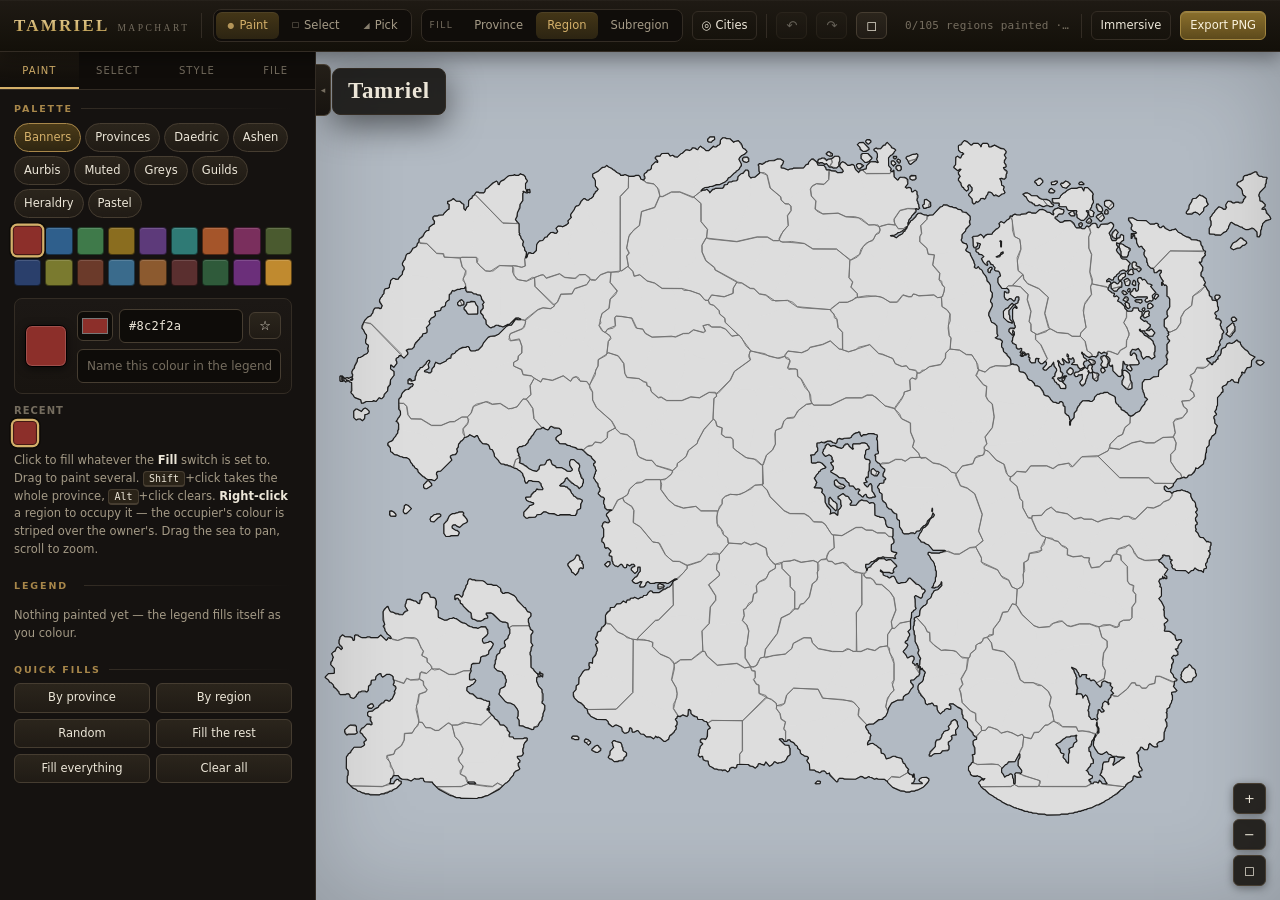
<file: index.html>
<!DOCTYPE html>
<html lang="en">
<head>
<meta charset="utf-8">
<meta name="viewport" content="width=device-width,initial-scale=1">
<title>Tamriel MapChart — colour the provinces, regions and subregions of Tamriel</title>
<meta name="description" content="A deeper MapChart for Tamriel: colour in ten provinces, 105 traced map regions and 225 subregions, mark occupations, name your legend and export a print-ready map.">
<link rel="icon" href="data:image/svg+xml,<svg xmlns='http://www.w3.org/2000/svg' viewBox='0 0 32 32'><rect width='32' height='32' rx='6' fill='%23171410'/><path d='M16 5l3.6 7.2 8 1.2-5.8 5.6 1.4 7.9L16 23.2l-7.2 3.7 1.4-7.9-5.8-5.6 8-1.2z' fill='%23c8a558'/></svg>">
<link rel="stylesheet" href="css/app.css">
</head>
<body>
<div id="app">

  <!-- ==================== top bar ==================== -->
  <header id="topbar">
    <div id="brand"><b>TAMRIEL</b><span>MapChart</span></div>

    <div class="seg" id="seg-mode" role="group" aria-label="Tool">
      <button id="m-paint"  title="Paint regions (B)"><i class="gi">&#9679;</i>Paint</button>
      <button id="m-select" title="Select regions (V)"><i class="gi">&#9744;</i>Select</button>
      <button id="m-pick"   title="Pick a colour from the map (I)"><i class="gi">&#9698;</i>Pick</button>
    </div>

    <div class="seg lbl" id="seg-level" role="group" aria-label="Fill level">
      <span class="cap">Fill</span>
      <button id="lv-province"  title="A click fills a whole province">Province</button>
      <button id="lv-region"    title="A click fills one of the 105 traced map regions">Region</button>
      <button id="lv-subregion" title="A click fills a single subregion">Subregion</button>
    </div>

    <button class="btn sm ghost" id="lv-city" title="Show and colour the circular city districts (C) — rides along with any level">&#9678; Cities</button>

    <div class="tb-sep"></div>
    <button class="btn ico" id="b-undo" title="Undo (Ctrl+Z)">&#8630;</button>
    <button class="btn ico" id="b-redo" title="Redo (Ctrl+Shift+Z)">&#8631;</button>
    <button class="btn ico" id="b-fit"  title="Fit the whole map (0)">&#9723;</button>

    <div class="tb-grow"></div>
    <div id="status"></div>
    <div class="tb-sep"></div>
    <button class="btn sm ghost" id="b-immersive" title="Immersive view — just the map (F)">Immersive</button>
    <button class="btn sm pri" id="b-png" title="Export a PNG image">Export PNG</button>
  </header>

  <!-- ==================== sidebar ==================== -->
  <button id="side-toggle" title="Hide the panel (Tab)">&#9666;</button>
  <aside id="side">
    <nav id="tabs">
      <button data-p="paint">Paint</button>
      <button data-p="select">Select</button>
      <button data-p="style">Style</button>
      <button data-p="file">File</button>
    </nav>
    <div id="panels">

      <!-- ---------- paint ---------- -->
      <section class="panel" data-p="paint">
        <h4>Palette</h4>
        <div class="palset" id="palset"></div>
        <div id="swatches"></div>

        <div id="curcolor">
          <div id="curchip"></div>
          <div class="grow">
            <div class="row">
              <input type="color" id="pk-color" value="#8c2f2a" title="Pick any colour">
              <input type="text" id="pk-hex" class="grow mono" value="#8c2f2a" spellcheck="false">
              <button class="btn ico" id="pk-save" title="Save this colour to My colours">&#9734;</button>
            </div>
            <div class="row" style="margin-top:6px">
              <input type="text" id="pk-label" class="grow" placeholder="Name this colour in the legend">
            </div>
          </div>
        </div>

        <div id="recent-wrap" hidden>
          <h5>Recent</h5>
          <div class="strip" id="recent"></div>
        </div>
        <div id="mine-wrap" hidden>
          <h5>My colours <span class="sub">right-click to forget</span></h5>
          <div class="strip" id="mine"></div>
        </div>

        <p class="hint">Click to fill whatever the <b>Fill</b> switch is set to.
          Drag to paint several. <kbd>Shift</kbd>+click takes the whole province,
          <kbd>Alt</kbd>+click clears. <b>Right-click</b> a region to occupy it — the
          occupier's colour is striped over the owner's. Drag the sea to pan, scroll to zoom.</p>

        <h4>Legend <span id="lg-count" class="tally"></span></h4>
        <div id="legend-list"></div>
        <p class="hint" id="lg-empty">Nothing painted yet — the legend fills itself as you colour.</p>

        <h4>Quick fills</h4>
        <div class="row">
          <button class="btn sm grow" id="q-prov">By province</button>
          <button class="btn sm grow" id="q-region">By region</button>
        </div>
        <div class="row">
          <button class="btn sm grow" id="q-rand">Random</button>
          <button class="btn sm grow" id="q-rest">Fill the rest</button>
        </div>
        <div class="row">
          <button class="btn sm grow" id="q-all">Fill everything</button>
          <button class="btn sm grow danger" id="q-clear">Clear all</button>
        </div>
      </section>

      <!-- ---------- select ---------- -->
      <section class="panel" data-p="select">
        <h4>Find a place</h4>
        <input type="text" id="find" placeholder="Search regions, provinces or cities…" spellcheck="false">
        <div id="find-out" style="margin-top:6px"></div>

        <h4>Selection <span id="sel-count" class="tally"></span></h4>
        <div class="row">
          <button class="btn sm grow pri" id="sel-fill">Fill with active colour</button>
          <button class="btn sm" id="sel-erase" title="Clear the colour of the selected regions">Erase</button>
        </div>
        <div class="row">
          <button class="btn sm grow" id="sel-invert">Invert</button>
          <button class="btn sm grow" id="sel-all">All</button>
          <button class="btn sm grow" id="sel-none">None</button>
        </div>
        <p class="hint">In <b>Select</b> mode, click to add or remove whatever the
          <b>Fill</b> switch covers. Double-click any row below to fly to it.</p>

        <h4>Inspector</h4>
        <div id="inspect" class="card">
          <p class="hint" style="margin:0">Hover the map to inspect a region.</p>
        </div>

        <h4>Provinces, regions &amp; subdivisions</h4>
        <div id="tree"></div>
      </section>

      <!-- ---------- style ---------- -->
      <section class="panel" data-p="style">
        <h4>Map style</h4>
        <div class="fld"><span>Theme</span><select id="s-theme"></select></div>

        <h4>Names</h4>
        <div class="fld"><span>Region labels</span>
          <select id="s-labelmode">
            <option value="none">No names (as the reference map)</option>
            <option value="auto">Automatic — as they fit</option>
            <option value="all">Always show all</option>
          </select>
        </div>
        <div class="fld"><span>Label text</span>
          <select id="s-labelsource">
            <option value="region">Region names</option>
            <option value="city">City names (MapChart style)</option>
          </select>
        </div>
        <div class="fld"><span>Label size <i id="s-labelsize-v" class="val"></i></span>
          <input type="range" id="s-labelsize" min="2.5" max="12" step="0.2"></div>

        <h4>Layers</h4>
        <label class="ck"><input type="checkbox" id="s-borders"> Subregion borders</label>
        <label class="ck"><input type="checkbox" id="s-baseborders"> Map region borders</label>
        <label class="ck"><input type="checkbox" id="s-provborders"> Province borders</label>
        <label class="ck"><input type="checkbox" id="s-coast"> Coastline</label>
        <label class="ck"><input type="checkbox" id="s-capitals"> Capital cities</label>
        <label class="ck"><input type="checkbox" id="s-towns"> Other cities</label>
        <label class="ck"><input type="checkbox" id="s-citynames"> City names</label>
        <label class="ck"><input type="checkbox" id="s-citydistricts"> City districts (circular)</label>
        <label class="ck" id="row-rivers"><input type="checkbox" id="s-rivers"> Rivers</label>
        <label class="ck" id="row-lakes"><input type="checkbox" id="s-lakes"> Lakes &amp; inland seas</label>

        <h4>Line weights</h4>
        <div class="fld"><span>Subregion border <i id="s-bw-v" class="val"></i></span>
          <input type="range" id="s-bw" min="0" max="2" step="0.05"></div>
        <div class="fld"><span>Map region border <i id="s-bbw-v" class="val"></i></span>
          <input type="range" id="s-bbw" min="0" max="3" step="0.05"></div>
        <div class="fld"><span>Province border <i id="s-pbw-v" class="val"></i></span>
          <input type="range" id="s-pbw" min="0" max="5" step="0.1"></div>
        <div class="fld"><span>City marker size <i id="s-cs-v" class="val"></i></span>
          <input type="range" id="s-cs" min="0.5" max="3" step="0.1"></div>
        <div class="fld"><span>Occupation stripe width <i id="s-stripe-v" class="val"></i></span>
          <input type="range" id="s-stripe" min="0.8" max="6" step="0.2"></div>

        <h4>Title &amp; legend</h4>
        <div class="fld"><span>Title</span><input type="text" id="s-title"></div>
        <div class="fld"><span>Subtitle</span><input type="text" id="s-subtitle"></div>
        <div class="fld"><span>Legend heading</span><input type="text" id="s-legendtitle"></div>
        <label class="ck"><input type="checkbox" id="s-showlegend"> Show the legend on the map</label>
        <label class="ck"><input type="checkbox" id="s-legendcounts"> Show how many regions each colour holds</label>
        <div class="fld" style="margin-top:8px"><span>Legend position</span>
          <select id="s-legendpos">
            <option value="tr">Top right</option>
            <option value="tl">Top left</option>
            <option value="br">Bottom right</option>
            <option value="bl">Bottom left</option>
            <option value="custom">Where I dragged it</option>
          </select>
        </div>
        <div class="fld"><span>Legend columns <i id="s-legendcols-v" class="val"></i></span>
          <input type="range" id="s-legendcols" min="1" max="4" step="1"></div>
        <p class="hint">You can also just drag the legend around the map.</p>

        <h4>Reset</h4>
        <button class="btn sm" id="s-reset">Restore the default style</button>
      </section>

      <!-- ---------- file ---------- -->
      <section class="panel" data-p="file">
        <h4>This map</h4>
        <div class="fld"><span>Name</span><input type="text" id="f-name"></div>
        <div class="row">
          <input type="text" id="f-slot" class="grow" placeholder="Save slot name">
          <button class="btn sm pri" id="f-save">Save</button>
        </div>
        <div class="note" id="f-autonote">Your work is auto-saved in this browser every few seconds.</div>
        <div class="slots" id="f-slots"></div>

        <h4>Export</h4>
        <div class="row">
          <button class="btn sm grow" id="e-png">PNG image</button>
          <button class="btn sm grow" id="e-svg">SVG vector</button>
        </div>
        <div class="row">
          <button class="btn sm grow" id="e-json">Map file (.json)</button>
          <button class="btn sm grow" id="e-csv">Table (.csv)</button>
        </div>
        <div class="fld" style="margin-top:8px"><span>Export area</span>
          <select id="e-view">
            <option value="fit">Whole map</option>
            <option value="screen">Just what I can see</option>
          </select>
        </div>
        <div class="fld"><span>PNG scale <i id="e-scale-v" class="val"></i></span>
          <input type="range" id="e-scale" min="1" max="6" step="0.5" value="2"></div>

        <h4>Import</h4>
        <div class="row">
          <button class="btn sm grow" id="i-json">Open a map file…</button>
          <input type="file" id="i-file" accept=".json,application/json" hidden>
        </div>
        <div class="row" style="margin-top:6px">
          <button class="btn sm grow danger" id="f-reset">Start over</button>
        </div>

        <h4>Keyboard</h4>
        <p class="hint">
          <kbd>B</kbd> paint · <kbd>V</kbd> select · <kbd>I</kbd> pick colour ·
          <kbd>P</kbd> cycle fill level · <kbd>C</kbd> cities · <kbd>Tab</kbd> hide panel ·
          <kbd>F</kbd> immersive · <kbd>Ctrl</kbd>+<kbd>Z</kbd> undo ·
          <kbd>Ctrl</kbd>+<kbd>Shift</kbd>+<kbd>Z</kbd> redo · <kbd>Ctrl</kbd>+<kbd>S</kbd> save ·
          <kbd>0</kbd> fit · <kbd>+</kbd>/<kbd>-</kbd> zoom ·
          <kbd>1</kbd>…<kbd>9</kbd> pick a palette colour
        </p>

        <h4>About</h4>
        <p class="hint">The coastline and every map-region border are traced pixel by pixel from
          the reference Tamriel map, so the outline matches it 1:1. Those
          <b>105 regions</b> are then carved into <b>225 subregions</b> across the
          <b>ten provinces</b>, with <b>78 city districts</b> on top — three tiers deeper than
          the original.</p>
      </section>
    </div>
  </aside>

  <!-- ==================== map stage ==================== -->
  <main id="stage">
    <div id="svgwrap"></div>
    <div id="tip"></div>
    <div id="titlecard">
      <div class="t" id="tc-t"></div>
      <div class="s" id="tc-s"></div>
    </div>
    <div id="maplegend"></div>
    <div id="zoomctl">
      <button class="btn ico" id="z-in" title="Zoom in">+</button>
      <button class="btn ico" id="z-out" title="Zoom out">&minus;</button>
      <button class="btn ico" id="z-fit" title="Fit">&#9723;</button>
    </div>
    <button id="exit-immersive" title="Leave immersive view (F or Esc)">&times;</button>
    <div id="ctxmenu"></div>
  </main>
</div>
<div id="toast"></div>

<script src="data/tamriel-map.js"></script>
<script src="js/state.js"></script>
<script src="js/mapview.js"></script>
<script src="js/exporter.js"></script>
<script src="js/ui.js"></script>
</body>
</html>
</file>
<file: css/app.css>
/* ============================================================
   Tamriel MapChart -- Elder Scrolls provincial map colourer
   ============================================================ */
:root{
  --ink:#ece6d8; --ink-dim:#a49a86; --ink-faint:#756d5f;
  --bg:#0a0908;
  --panel:#151210; --panel-2:#1c1815; --panel-3:#26211a;
  --line:#332c24; --line-2:#463d31;
  --gold:#d4b06a; --gold-2:#a8874a; --gold-dim:#7e6836;
  --ember:#c05c3d; --ok:#7ba463;
  --shadow:0 10px 34px rgba(0,0,0,.55);
  --shadow-sm:0 2px 8px rgba(0,0,0,.4);
  --mono:ui-monospace,"SF Mono",Menlo,Consolas,monospace;
  --serif:"Palatino Linotype",Palatino,"Book Antiqua",Georgia,serif;
  --sans:"Segoe UI",Inter,system-ui,-apple-system,sans-serif;
  --r:6px;
}
*{box-sizing:border-box}
html,body{height:100%;margin:0}
body{
  background:var(--bg); color:var(--ink); font:13px/1.5 var(--sans);
  overflow:hidden; -webkit-font-smoothing:antialiased; text-rendering:optimizeLegibility;
}
button,input,select,textarea{font:inherit;color:inherit}
::-webkit-scrollbar{width:9px;height:9px}
::-webkit-scrollbar-track{background:transparent}
::-webkit-scrollbar-thumb{background:#3a3227;border-radius:6px;border:2px solid var(--panel)}
::-webkit-scrollbar-thumb:hover{background:#544733}

/* ---------- shell ---------- */
#app{display:grid;grid-template-columns:316px 1fr;grid-template-rows:52px 1fr;height:100%;
  transition:grid-template-columns .2s cubic-bezier(.4,0,.2,1)}
#app.collapsed{grid-template-columns:0 1fr}
#app.collapsed #side{opacity:0;pointer-events:none}
#side-toggle{position:fixed;left:316px;top:64px;z-index:40;width:15px;height:52px;
  border:1px solid var(--line-2);border-left:0;border-radius:0 7px 7px 0;
  background:linear-gradient(180deg,#241f18,#17130f);color:var(--ink-faint);cursor:pointer;
  font-size:9px;line-height:1;padding:0;transition:left .2s cubic-bezier(.4,0,.2,1),color .15s}
#side-toggle:hover{color:var(--gold);border-color:var(--gold-dim)}
#app.collapsed #side-toggle{left:0}

/* ---------- top bar ---------- */
#topbar{grid-row:1;grid-column:1/3;display:flex;align-items:center;gap:9px;padding:0 14px;
  background:linear-gradient(180deg,#1f1a14,#131009);
  border-bottom:1px solid var(--line);z-index:30;
  box-shadow:0 1px 0 rgba(255,255,255,.03) inset, 0 6px 18px rgba(0,0,0,.35)}
#brand{display:flex;align-items:baseline;gap:8px;font-family:var(--serif);
  padding-right:12px;margin-right:2px;border-right:1px solid var(--line)}
#brand b{font-size:17px;letter-spacing:.13em;font-weight:600;
  background:linear-gradient(180deg,#efd9a4,#b3903f);-webkit-background-clip:text;
  background-clip:text;color:transparent}
#brand span{font-size:9.5px;letter-spacing:.26em;text-transform:uppercase;color:var(--ink-faint)}
.tb-sep{width:1px;height:24px;background:var(--line)}
.tb-grow{flex:1}
#status{font:11px/1 var(--mono);color:var(--ink-faint);white-space:nowrap;
  max-width:32vw;overflow:hidden;text-overflow:ellipsis;letter-spacing:.02em}

/* segmented controls in the bar */
.seg{display:flex;align-items:center;background:#100d0a;border:1px solid var(--line);
  border-radius:8px;padding:2px;gap:2px}
.seg .cap{font-size:9px;letter-spacing:.16em;text-transform:uppercase;color:var(--ink-faint);
  padding:0 8px 0 6px}
.seg button{background:none;border:0;border-radius:6px;padding:5px 11px;cursor:pointer;
  font-size:11.5px;color:var(--ink-dim);white-space:nowrap;display:flex;align-items:center;gap:5px;
  transition:background .13s,color .13s}
.seg button:hover{color:var(--ink);background:#221d16}
.seg button.on{background:linear-gradient(180deg,#443617,#2c2412);color:var(--gold);
  box-shadow:0 1px 0 rgba(255,255,255,.06) inset}
.seg .gi{font-size:8px;opacity:.8;font-style:normal}

/* ---------- sidebar ---------- */
#side{grid-row:2;grid-column:1;background:var(--panel);border-right:1px solid var(--line);
  display:flex;flex-direction:column;min-height:0;z-index:20}
#tabs{display:grid;grid-template-columns:repeat(4,1fr);border-bottom:1px solid var(--line);
  background:#100d0a;flex:0 0 auto}
#tabs button{background:none;border:0;border-bottom:2px solid transparent;padding:11px 2px 9px;
  cursor:pointer;color:var(--ink-faint);font-size:10px;letter-spacing:.11em;
  text-transform:uppercase;transition:color .13s,background .13s}
#tabs button:hover{color:var(--ink)}
#tabs button.on{color:var(--gold);border-bottom-color:var(--gold);
  background:linear-gradient(180deg,rgba(212,176,106,.07),transparent)}
#panels{flex:1;overflow-y:auto;overflow-x:hidden;min-height:0;scrollbar-gutter:stable}
.panel{display:none;padding:14px 14px 28px}
.panel.on{display:block;animation:fade .18s ease}
@keyframes fade{from{opacity:0;transform:translateY(3px)}to{opacity:1;transform:none}}

h4{margin:0 0 9px;font:600 9.5px/1 var(--sans);letter-spacing:.2em;
  text-transform:uppercase;color:var(--gold-2);display:flex;align-items:center;gap:8px}
h4::after{content:"";flex:1;height:1px;background:linear-gradient(90deg,var(--line),transparent)}
h4:not(:first-child){margin-top:22px}
h5{margin:12px 0 6px;font:600 10px/1 var(--sans);letter-spacing:.1em;
  text-transform:uppercase;color:var(--ink-faint)}
h5 .sub{text-transform:none;letter-spacing:0;font-weight:400;opacity:.7;font-size:10px}
.tally{font:10px var(--mono);color:var(--ink-faint);text-transform:none;letter-spacing:0}
.hint{font-size:11.5px;color:var(--ink-dim);margin:8px 0 10px;line-height:1.55}
.hint b{color:var(--ink);font-weight:600}
.hint kbd{font:10px var(--mono);background:#2a2318;border:1px solid var(--line-2);
  border-bottom-width:2px;border-radius:4px;padding:1px 5px;color:var(--ink)}
.row{display:flex;gap:6px;align-items:center}
.row+.row{margin-top:6px}
.grow{flex:1;min-width:0}
.mono{font-family:var(--mono);letter-spacing:.02em}
.val{font-style:normal;color:var(--gold);font-family:var(--mono);font-size:10px}
.card{background:var(--panel-2);border:1px solid var(--line);border-radius:var(--r);padding:10px}

/* ---------- controls ---------- */
.btn{background:linear-gradient(180deg,#2b251c,#201b15);border:1px solid var(--line-2);
  border-radius:var(--r);padding:7px 11px;cursor:pointer;font-size:12px;white-space:nowrap;
  transition:background .13s,border-color .13s,color .13s}
.btn:hover{background:linear-gradient(180deg,#372f23,#282118);border-color:var(--gold-dim)}
.btn:active{transform:translateY(1px)}
.btn.sm{padding:5px 9px;font-size:11.5px}
.btn.ghost{background:transparent;border-color:var(--line)}
.btn.ghost:hover{background:#221d16;border-color:var(--gold-dim)}
.btn.pri{background:linear-gradient(180deg,#8a6f2c,#5d4a1c);border-color:#a1853f;color:#fbf3de;
  box-shadow:0 1px 0 rgba(255,255,255,.12) inset}
.btn.pri:hover{background:linear-gradient(180deg,#9d7f30,#6b551f)}
.btn.danger:hover{border-color:var(--ember);color:#f3c9bb;background:#2a1a14}
.btn.on{background:linear-gradient(180deg,#4a3a18,#2f2611);border-color:var(--gold-2);color:var(--gold)}
.btn[disabled]{opacity:.35;cursor:default;transform:none;pointer-events:none}
.btn.ico{padding:6px 9px;font-size:13px;line-height:1;display:grid;place-items:center}
input[type=text],input[type=number],select,textarea{
  background:#0e0c09;border:1px solid var(--line-2);border-radius:var(--r);
  padding:7px 9px;width:100%;font-size:12px;transition:border-color .13s,background .13s}
input::placeholder{color:var(--ink-faint)}
input:focus,select:focus,textarea:focus{outline:0;border-color:var(--gold-2);background:#12100b;
  box-shadow:0 0 0 3px rgba(212,176,106,.1)}
input[type=color]{width:36px;height:30px;padding:2px;background:#0e0c09;
  border:1px solid var(--line-2);border-radius:var(--r);cursor:pointer}
input[type=range]{width:100%;accent-color:var(--gold);height:18px}
label.ck{display:flex;align-items:center;gap:8px;padding:4px 0;cursor:pointer;font-size:12px;
  color:var(--ink-dim);transition:color .12s}
label.ck:hover{color:var(--ink)}
label.ck input{accent-color:var(--gold);width:14px;height:14px;flex:0 0 auto}
.fld{margin-bottom:9px}
.fld>span{display:flex;justify-content:space-between;align-items:baseline;gap:8px;
  font-size:9.5px;letter-spacing:.13em;text-transform:uppercase;
  color:var(--ink-faint);margin-bottom:5px}

/* ---------- palette ---------- */
.palset{display:flex;gap:4px;flex-wrap:wrap;margin-bottom:9px}
.palset button{font-size:10.5px;padding:3.5px 8px;border-radius:20px}
#swatches{display:grid;grid-template-columns:repeat(9,1fr);gap:4px;margin-bottom:2px}
.sw{aspect-ratio:1;border-radius:4px;border:1px solid rgba(0,0,0,.5);cursor:pointer;
  position:relative;transition:transform .11s,box-shadow .11s;
  box-shadow:inset 0 1px 0 rgba(255,255,255,.14)}
.sw:hover{transform:scale(1.16);z-index:2;box-shadow:0 3px 10px rgba(0,0,0,.5)}
.sw.on{box-shadow:0 0 0 2px var(--gold),0 0 0 3.5px #0d0b08;transform:scale(1.09);z-index:3}
.strip{display:flex;flex-wrap:wrap;gap:4px}
.strip .sw{width:22px;aspect-ratio:1}
#curcolor{display:flex;align-items:center;gap:10px;margin:12px 0 4px;padding:10px;
  background:linear-gradient(180deg,var(--panel-2),#181410);
  border:1px solid var(--line);border-radius:8px}
#curchip{width:42px;height:42px;border-radius:7px;border:1px solid #000;flex:0 0 auto;
  box-shadow:inset 0 0 0 1px rgba(255,255,255,.16),0 2px 8px rgba(0,0,0,.5)}

/* ---------- legend editor ---------- */
#legend-list{display:flex;flex-direction:column;gap:4px}
.lg{display:flex;align-items:center;gap:8px;padding:6px 7px;border-radius:var(--r);
  background:var(--panel-2);border:1px solid transparent;cursor:pointer;transition:border-color .12s,background .12s}
.lg:hover{border-color:var(--line-2);background:var(--panel-3)}
.lg.on{border-color:var(--gold-2);background:#2a2317}
.lg .chip{width:18px;height:18px;border-radius:4px;border:1px solid #000;flex:0 0 auto}
.lg input.nm{background:none;border:0;padding:0;font-size:12px;flex:1;min-width:0}
.lg input.nm:focus{background:#0e0c09;border-radius:4px;padding:2px 5px;box-shadow:none}
.lg .n{font:10px var(--mono);color:var(--ink-faint);flex:0 0 auto}
.lg .mv{display:flex;flex-direction:column;gap:1px;flex:0 0 auto}
.lg .mv span{font-size:7px;opacity:.4;cursor:pointer;line-height:1.1}
.lg .mv span:hover{opacity:1;color:var(--gold)}
.lg .x{opacity:.35;cursor:pointer;font-size:15px;line-height:1;padding:0 2px}
.lg .x:hover{opacity:1;color:var(--ember)}

/* ---------- inspector ---------- */
#inspect .ih{display:flex;align-items:center;gap:8px;margin-bottom:6px}
#inspect .ih i{width:13px;height:13px;border-radius:3px;border:1px solid rgba(0,0,0,.6);flex:0 0 auto}
#inspect .ih b{font:600 13px/1.2 var(--serif);letter-spacing:.01em}
#inspect dl{display:grid;grid-template-columns:auto 1fr;gap:3px 10px;margin:0;font-size:11.5px}
#inspect dt{color:var(--ink-faint);font-size:9.5px;letter-spacing:.12em;text-transform:uppercase;
  align-self:center}
#inspect dd{margin:0;color:var(--ink);overflow:hidden;text-overflow:ellipsis}
#inspect .nb{margin-top:8px;font-size:10.5px;color:var(--ink-dim);line-height:1.7}
#inspect .nb em{font-style:normal;color:var(--ink);background:#2a2318;border-radius:3px;
  padding:1px 5px;margin:0 3px 3px 0;display:inline-block}

/* ---------- region / province tree ---------- */
.prov{margin-bottom:4px;border-radius:var(--r);overflow:hidden;background:var(--panel-2);
  border:1px solid transparent;transition:border-color .12s}
.prov:hover{border-color:var(--line)}
.prov>.hd{display:flex;align-items:center;gap:7px;padding:7px 8px;cursor:pointer}
.prov>.hd:hover{background:var(--panel-3)}
.prov>.hd .tw{width:9px;font-size:9px;color:var(--ink-faint)}
.prov>.hd b{font-weight:500;font-size:12.5px;flex:1;font-family:var(--serif);letter-spacing:.02em}
.prov>.hd .n{font:10px var(--mono);color:var(--ink-faint)}
.prov .kids{display:none;padding:2px 6px 7px 20px}
.prov.open .kids{display:block}
.rg{display:flex;align-items:center;gap:7px;padding:3.5px 5px;border-radius:4px;
  cursor:pointer;font-size:11.5px;transition:background .1s}
.rg:hover{background:var(--panel-3)}
.rg.sel{background:#33291459;color:var(--gold);box-shadow:inset 2px 0 0 var(--gold)}
.rg .dot{width:10px;height:10px;border-radius:3px;border:1px solid rgba(0,0,0,.6);flex:0 0 auto}
.rg .cty{font-size:10px;color:var(--ink-faint);margin-left:auto}
.rg.base{font-weight:500}
.rg .tw{width:9px;font-size:8px;color:var(--ink-faint);flex:0 0 auto}
.subs{display:none;padding-left:16px}
.rg.base.open+.subs{display:block}
.rg.sub{font-size:11px;color:var(--ink-dim)}
.rg.sub:hover{color:var(--ink)}

/* ---------- map stage ---------- */
#stage{grid-row:2;grid-column:2;position:relative;overflow:hidden;background:#0f0d0a;min-height:0}
#svgwrap{position:absolute;inset:0}
#stage::after{content:"";position:absolute;inset:0;pointer-events:none;z-index:9;
  box-shadow:inset 0 0 90px 0 rgba(0,0,0,.18)}
#map{width:100%;height:100%;display:block;cursor:crosshair;touch-action:none}
#map.panning{cursor:grabbing}
#map.picking{cursor:copy}
.region{stroke-linejoin:round;transition:fill .1s linear}
.region.hov{filter:brightness(1.15) saturate(1.06)}
.region.sel{stroke:#fff !important;stroke-width:1.6px !important}
#tip{position:absolute;pointer-events:none;background:rgba(12,10,8,.95);
  border:1px solid var(--line-2);border-left:2px solid var(--gold);border-radius:var(--r);
  padding:6px 10px;font-size:11.5px;box-shadow:var(--shadow);opacity:0;
  transition:opacity .1s;z-index:12;white-space:nowrap;backdrop-filter:blur(6px)}
#tip b{display:block;font-size:12.5px;font-family:var(--serif);letter-spacing:.02em}
#tip i{font-style:normal;color:var(--ink-dim);font-size:10.5px}
#zoomctl{position:absolute;right:14px;bottom:14px;display:flex;flex-direction:column;gap:5px;z-index:11}
#zoomctl .btn{width:33px;height:31px;padding:0;background:rgba(20,17,12,.88);
  backdrop-filter:blur(6px);box-shadow:var(--shadow-sm)}
#titlecard{position:absolute;left:16px;top:16px;z-index:11;pointer-events:none;
  font-family:var(--serif);background:rgba(13,11,8,.86);border:1px solid var(--line);
  border-radius:8px;padding:9px 15px 10px;box-shadow:var(--shadow);backdrop-filter:blur(8px);
  max-width:min(46%,430px)}
#titlecard:empty,#titlecard.bare{display:none}
#titlecard .t{font-size:23px;font-weight:600;letter-spacing:.03em;line-height:1.15;
  color:var(--ink)}
#titlecard .t:empty{display:none}
#titlecard .s{font:11px var(--sans);letter-spacing:.2em;text-transform:uppercase;
  color:var(--gold-2);margin-top:4px}
#titlecard .s:empty{display:none}
#maplegend{position:absolute;left:16px;top:16px;z-index:11;pointer-events:auto;touch-action:none;
  background:rgba(13,11,8,.86);border:1px solid var(--line);border-radius:8px;
  padding:9px 12px;box-shadow:var(--shadow);max-width:330px;backdrop-filter:blur(8px)}
#maplegend .lt{font:600 9.5px/1 var(--sans);letter-spacing:.2em;text-transform:uppercase;
  color:var(--gold-2);margin-bottom:7px}
#maplegend .cols{display:grid;gap:0 16px}
#maplegend .li{display:flex;align-items:center;gap:8px;font-size:11.5px;padding:2px 0;
  white-space:nowrap}
#maplegend .li i{width:12px;height:12px;border-radius:3px;border:1px solid rgba(0,0,0,.6);
  flex:0 0 auto}
#maplegend .li u{text-decoration:none;font:10px var(--mono);color:var(--ink-faint);margin-left:auto;
  padding-left:8px}

/* ---------- misc ---------- */
.note{background:#191410;border:1px solid var(--line);border-left:2px solid var(--gold-dim);
  border-radius:var(--r);padding:8px 10px;font-size:11.5px;color:var(--ink-dim);margin:9px 0}
.slots{display:flex;flex-direction:column;gap:4px}
.slot{display:flex;align-items:center;gap:7px;background:var(--panel-2);
  border:1px solid var(--line);border-radius:var(--r);padding:6px 8px}
.slot .nm{flex:1;min-width:0;font-size:12px;overflow:hidden;text-overflow:ellipsis;white-space:nowrap}
.slot .dt{font:9.5px var(--mono);color:var(--ink-faint)}
#toast{position:fixed;left:50%;transform:translateX(-50%);bottom:28px;z-index:99;
  background:rgba(18,15,10,.97);border:1px solid var(--gold-dim);border-radius:22px;
  padding:9px 20px;font-size:12.5px;box-shadow:var(--shadow);opacity:0;
  transition:opacity .2s,transform .2s;pointer-events:none;backdrop-filter:blur(8px)}
#toast.on{opacity:1;transform:translateX(-50%) translateY(-5px)}

/* immersive: nothing but the map */
#app.immersive{grid-template-columns:0 1fr;grid-template-rows:0 1fr}
#app.immersive #topbar,#app.immersive #side,#app.immersive #side-toggle{display:none}
#exit-immersive{position:absolute;right:14px;top:14px;z-index:30;display:none;
  width:31px;height:31px;border-radius:8px;cursor:pointer;font-size:16px;line-height:1;
  background:rgba(20,17,12,.85);border:1px solid var(--line-2);color:var(--ink-dim);
  backdrop-filter:blur(6px)}
#exit-immersive:hover{color:var(--gold);border-color:var(--gold-dim)}
#app.immersive #exit-immersive{display:block}
#app.immersive #titlecard{left:24px;top:22px}

#ctxmenu{position:fixed;z-index:60;display:none;min-width:222px;padding:5px;
  background:rgba(22,18,13,.985);border:1px solid var(--line-2);border-radius:9px;
  box-shadow:0 16px 40px rgba(0,0,0,.65);backdrop-filter:blur(10px)}
#ctxmenu.on{display:block;animation:pop .12s ease}
@keyframes pop{from{opacity:0;transform:scale(.97) translateY(-3px)}to{opacity:1;transform:none}}
#ctxmenu .ct{font:600 9.5px/1 var(--sans);letter-spacing:.18em;text-transform:uppercase;
  color:var(--gold-2);padding:8px 10px 7px;border-bottom:1px solid var(--line);
  margin-bottom:4px;white-space:nowrap;overflow:hidden;text-overflow:ellipsis}
#ctxmenu button{display:block;width:100%;text-align:left;background:none;border:0;
  padding:7px 10px;border-radius:5px;cursor:pointer;font-size:12px;color:var(--ink)}
#ctxmenu button:hover{background:var(--panel-3);color:var(--gold)}
#ctxmenu hr{border:0;border-top:1px solid var(--line);margin:4px 6px}
.citydistrict{cursor:pointer}
.region.occ{pointer-events:none}
#g-occ path{pointer-events:none}
#g-city text{pointer-events:none}

@media (max-width:1100px){
  #app{grid-template-columns:290px 1fr}
  #side-toggle{left:290px}
  #seg-level .cap{display:none}
}
@media (max-width:900px){
  #brand span{display:none}
  #status{display:none}
}
</file>
